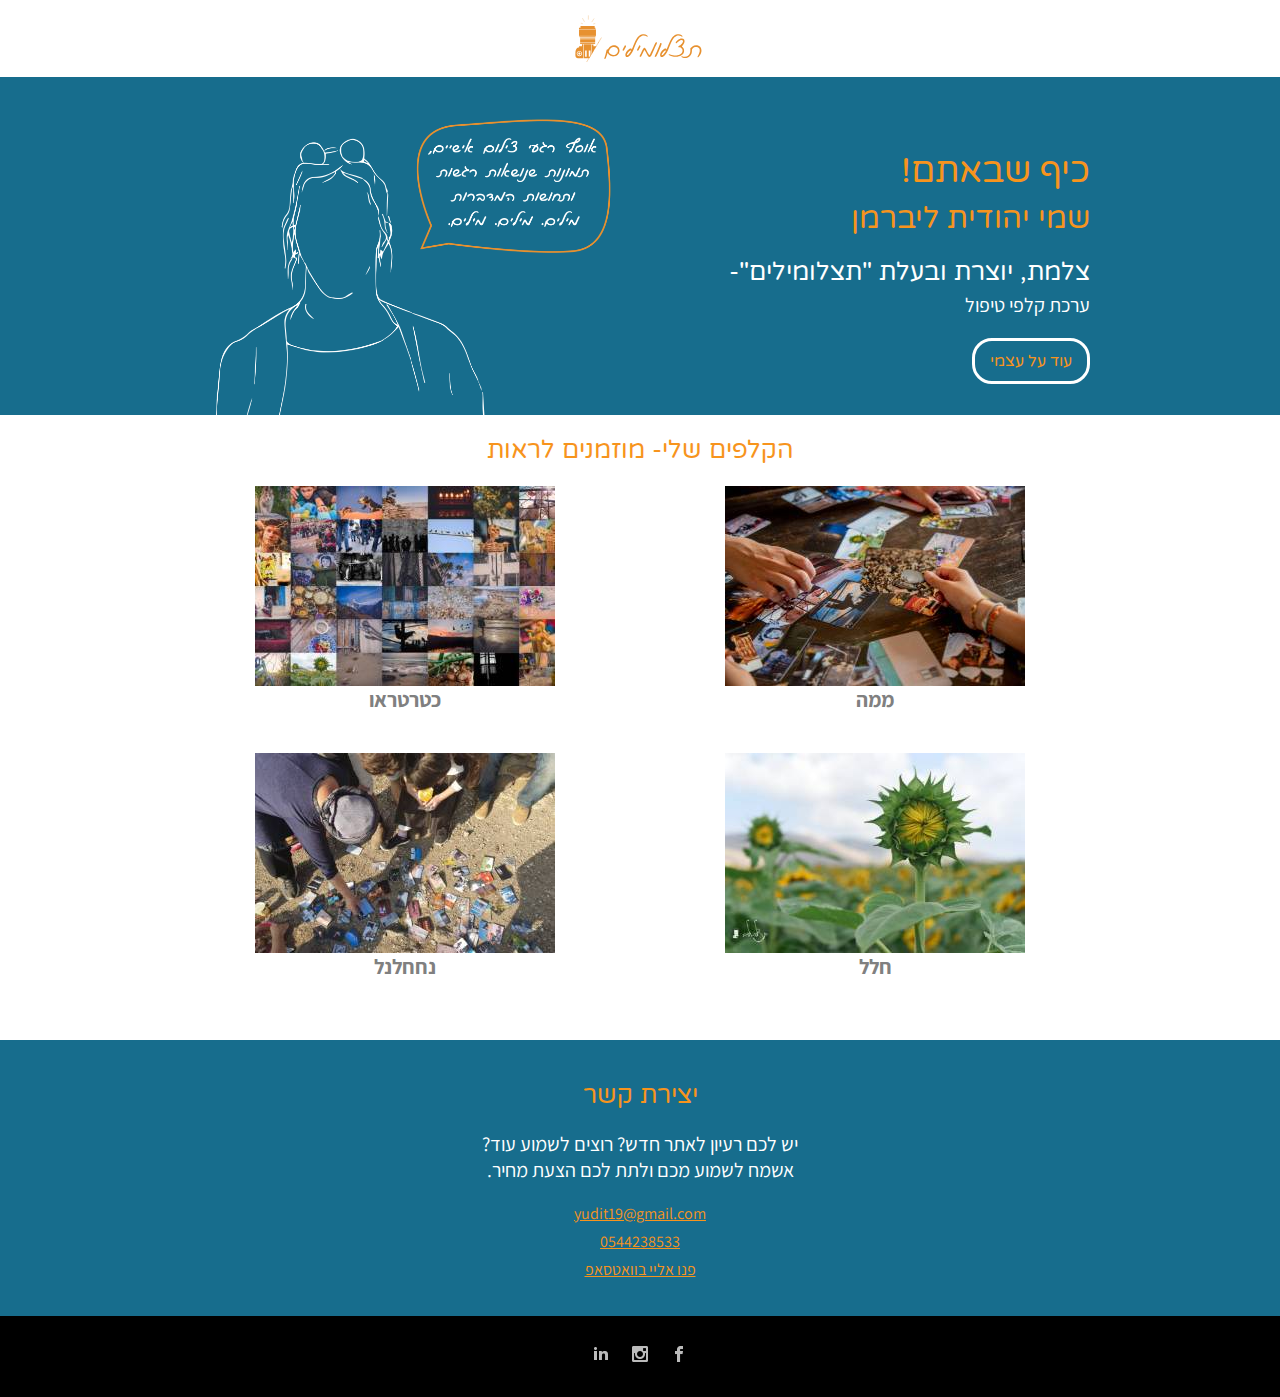
<file: index.html>
<!DOCTYPE html>
<html lang="he" dir="rtl">

<head>
    <meta charset="UTF-8">
    <title>פרוייקט מסכם סמסטר א- לביא</title>
    <link rel="stylesheet" href="style.css">
    <link rel="preconnect" href="https://fonts.gstatic.com">
    <link rel="preconnect" href="https://fonts.gstatic.com">
    <link href="https://fonts.googleapis.com/css2?family=Assistant:wght@300;500;700&family=Varela+Round&display=swap" rel="stylesheet">
</head>

<body>
    <img src="img/logo.svg" alt="תצלומילים- יהודית ליברמן" class="logo">
    <div class="about">
        <div class="container">
            <div>
                <h1>כיף שבאתם!</h1>
                <h2> שמי יהודית ליברמן</h2>
                <h3>צלמת, יוצרת ובעלת "תצלומילים"-</h3>
                <p>ערכת קלפי טיפול</p>
                <a href="" class="button">עוד על עצמי</a>
            </div>
            <div>
                <img src="img/yehudit%20text.png" alt="יהודית ליברמן">
            </div>
        </div>
    </div>
    <div class="container">
        <h2>הקלפים שלי- מוזמנים לראות</h2>
        <ul class="gallery">
            <li><img src="img/01.jpg" alt="">ממה</li>
            <li><img src="img/02.jpg" alt="">כטרטראו</li>
            <li><img src="img/03.jpg" alt="חלל">חלל</li>
            <li><img src="img/04.jpg" alt="נחחלנל">נחחלנל</li>
        </ul>

    </div>
    <div class="contact">
        <div class="container">
            <h2>יצירת קשר</h2>
            <p>יש לכם רעיון לאתר חדש? רוצים לשמוע עוד?<br>
                אשמח לשמוע מכם ולתת לכם הצעת מחיר.
            </p>
            <ul>
                <li><a href="mailto:yudit19@gmail.com">yudit19@gmail.com</a></li>
                <li><a href="tel:972544238533">0544238533</a></li>
                <li><a href="https://wa.me/972542187268">פנו אליי בוואטסאפ</a>
                </li>
            </ul>

        </div>

    </div>
    <div class="footer">
        <a target="_blank" href="https://www.facebook.com/laviperchik"><img src="img/%D7%A4%D7%99%D7%99%D7%A1%D7%91%D7%95%D7%A7%20%D7%9C%D7%95%D7%92%D7%95.png" alt=""></a>
        <a target="_blank" href="https://www.instagram.com/laviperchik/"><img src="img/logo%20instagram.png" alt=""></a>
        <a target="_blank" href="https://il.linkedin.com/in/laviperchik"><img src="img/logo%20in.png" alt=""></a>
    </div>

</body></html>
</file>
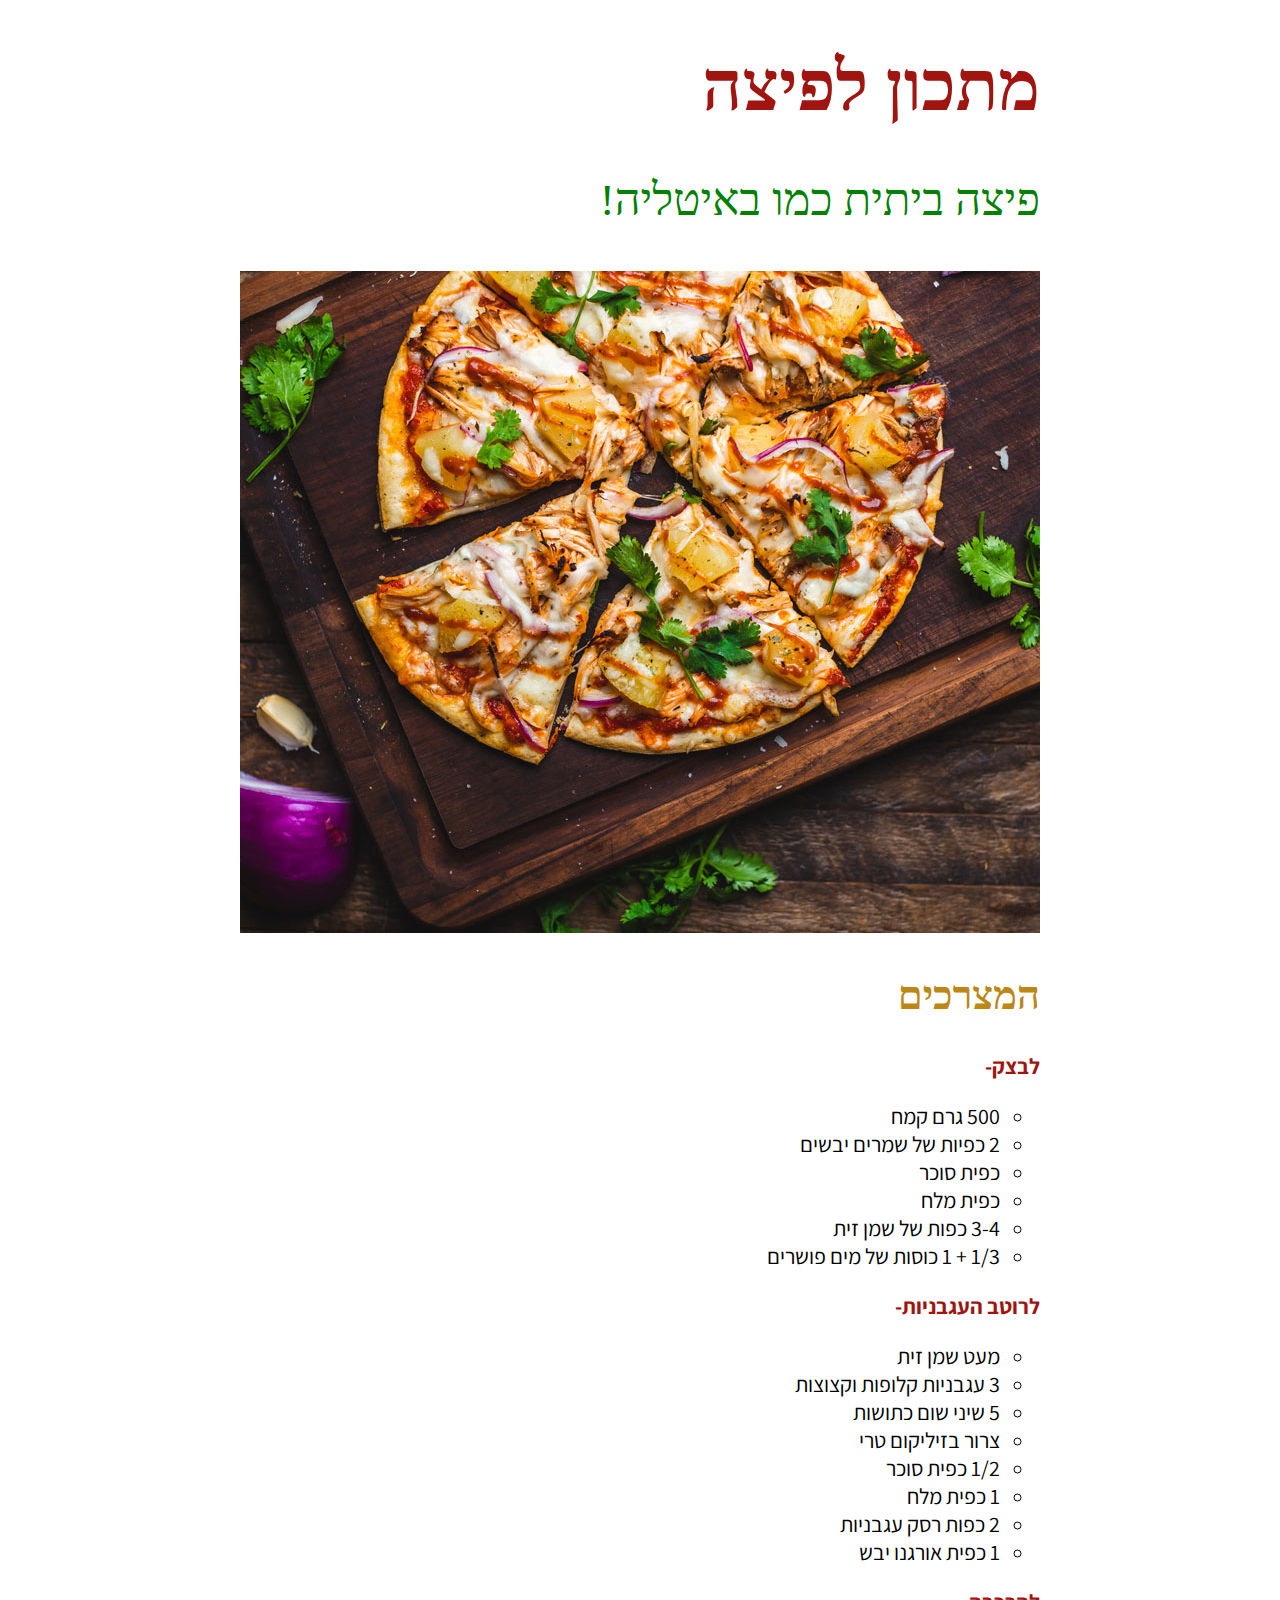
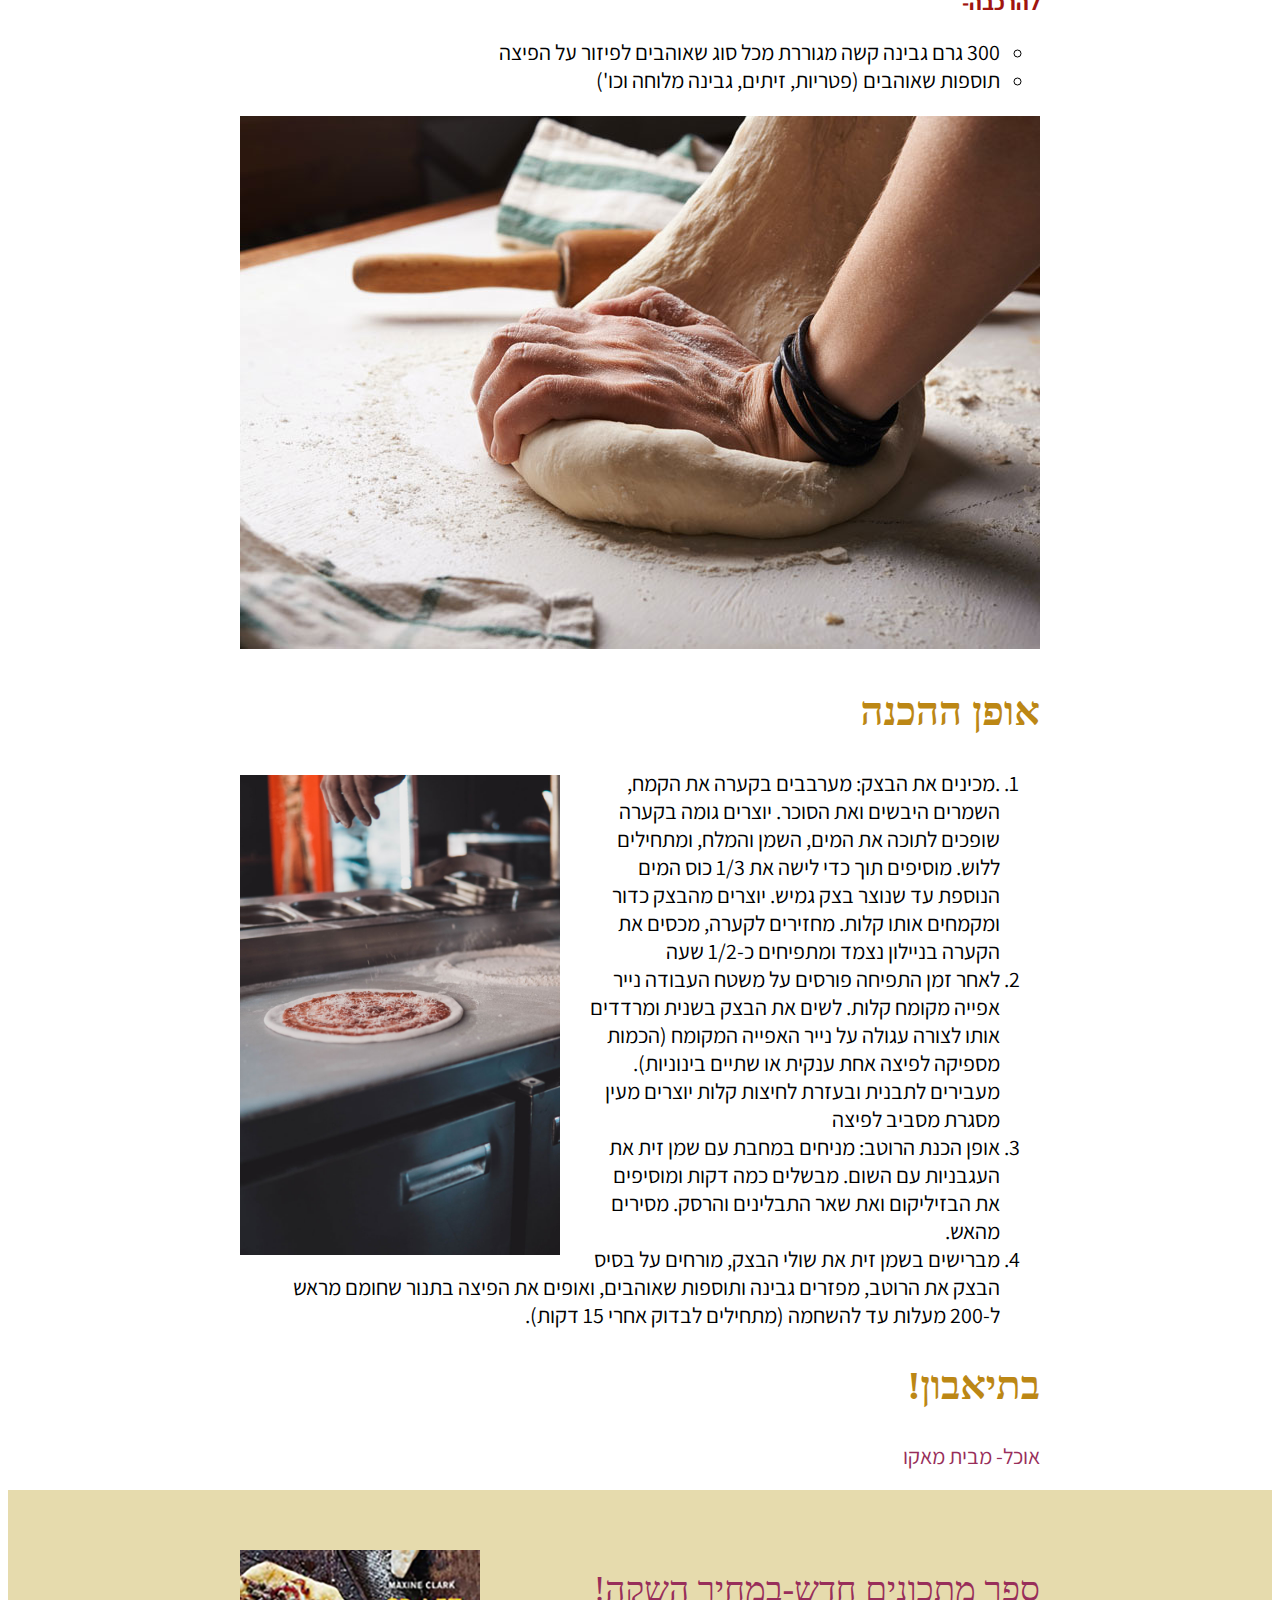
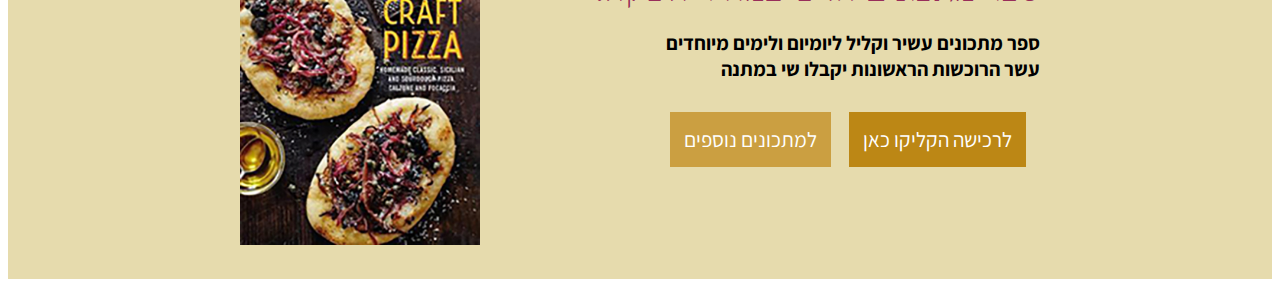
<file: 1.html>
<!DOCTYPE html>
<html lang="he" dir="rtl">
<head>
    <meta charset="UTF-8">
    <title>מתכון לפיצה</title>
    <link rel="stylesheet" href="try.css">
    <link href="https://fonts.googleapis.com/css2?family=Assistant:wght@400;700&family=Tinos:wght@700&display=swap" rel="stylesheet">
</head>

<body>
    <div class="container">
        <h1> מתכון לפיצה</h1>
        <h3>פיצה ביתית כמו באיטליה!</h3>
        <img src="img/pizza.jpg" alt="">
        <h2>המצרכים</h2>
        <p>לבצק-</p>
        <ul>
            <li>500 גרם קמח</li>
            <li>2 כפיות של שמרים יבשים</li>
            <li>כפית סוכר</li>
            <li>כפית מלח</li>
            <li>3-4 כפות של שמן זית</li>
            <li>1/3 + 1 כוסות של מים פושרים</li>
        </ul>
        <p>לרוטב העגבניות-</p>
        <ul>
            <li>מעט שמן זית</li>
            <li>3 עגבניות קלופות וקצוצות</li>
            <li>5 שיני שום כתושות</li>
            <li>צרור בזיליקום טרי</li>
            <li>1/2 כפית סוכר</li>
            <li>1 כפית מלח</li>
            <li>2 כפות רסק עגבניות</li>
            <li>1 כפית אורגנו יבש</li>
        </ul>
        <p>להרכבה-</p>
        <ul>
            <li>300 גרם גבינה קשה מגוררת מכל סוג שאוהבים לפיזור על הפיצה</li>
            <li>תוספות שאוהבים (פטריות, זיתים, גבינה מלוחה וכו')</li>
        </ul>
        <img src="img/dough2.jpg" alt="">
        <img src="img/Pizza-dough.jpg" alt=""class="alignleft">
        <h2>אופן ההכנה</h2>
        <ol>
            <li>.מכינים את הבצק: מערבבים בקערה את הקמח, השמרים היבשים ואת הסוכר. יוצרים גומה בקערה שופכים לתוכה את המים, השמן והמלח, ומתחילים ללוש.
                מוסיפים תוך כדי לישה את 1/3 כוס המים הנוספת עד שנוצר בצק גמיש. יוצרים מהבצק כדור ומקמחים אותו קלות. מחזירים לקערה, מכסים את הקערה בניילון נצמד ומתפיחים כ-1/2 שעה</li>
            <li>לאחר זמן התפיחה פורסים על משטח העבודה נייר אפייה מקומח קלות. לשים את הבצק בשנית ומרדדים אותו לצורה עגולה על נייר האפייה המקומח (הכמות מספיקה לפיצה אחת ענקית או שתיים בינוניות). מעבירים לתבנית ובעזרת לחיצות קלות יוצרים מעין מסגרת מסביב לפיצה</li>
            <li>אופן הכנת הרוטב: מניחים במחבת עם שמן זית את העגבניות עם השום. מבשלים כמה דקות ומוסיפים את הבזיליקום ואת שאר התבלינים והרסק. מסירים מהאש.</li>
            <li>מברישים בשמן זית את שולי הבצק, מורחים על בסיס הבצק את הרוטב, מפזרים גבינה ותוספות שאוהבים, ואופים את הפיצה בתנור שחומם מראש ל-200 מעלות עד להשחמה (מתחילים לבדוק אחרי 15 דקות).</li>
        </ol>
        <h2>בתיאבון!</h2>
    <a href="https://www.mako.co.il/food-recipes/recipes_column-bread/Recipe-df29cf2e4721731006.htm"class="button2"target="_blank">אוכל- מבית מאקו</a>
       
    </div>
     <div class="cta">
       <div class="container"> 
       <img src="img/pizza%20book.jpg" alt=""class="alignleft">
        <h3>ספר מתכונים חדש-במחיר השקה!</h3> 
        <p>ספר מתכונים עשיר וקליל ליומיום ולימים מיוחדים<br>עשר הרוכשות הראשונות יקבלו שי במתנה<br></p>
        <a 
         href="https://ahavaktana.co.il/collections/%D7%A1%D7%A4%D7%A8-%D7%9E%D7%AA%D7%9B%D7%95%D7%A0%D7%99%D7%9D/products/%D7%A1%D7%A4%D7%A8-%D7%9E%D7%AA%D7%9B%D7%95%D7%A0%D7%99%D7%9D-%D7%92%D7%9D-%D7%99%D7%A4%D7%94-%D7%92%D7%9D-%D7%90%D7%95%D7%A4%D7%94"class="button">לרכישה הקליקו כאן</a>
          <a 
         href="https://ahavaktana.co.il/collections/%D7%A1%D7%A4%D7%A8-%D7%9E%D7%AA%D7%9B%D7%95%D7%A0%D7%99%D7%9D/products/%D7%A1%D7%A4%D7%A8-%D7%9E%D7%AA%D7%9B%D7%95%D7%A0%D7%99%D7%9D-%D7%92%D7%9D-%D7%99%D7%A4%D7%94-%D7%92%D7%9D-%D7%90%D7%95%D7%A4%D7%94"class="button button-black">למתכונים נוספים</a>
       </div>
        
         
        </div>
</body></html>
</file>
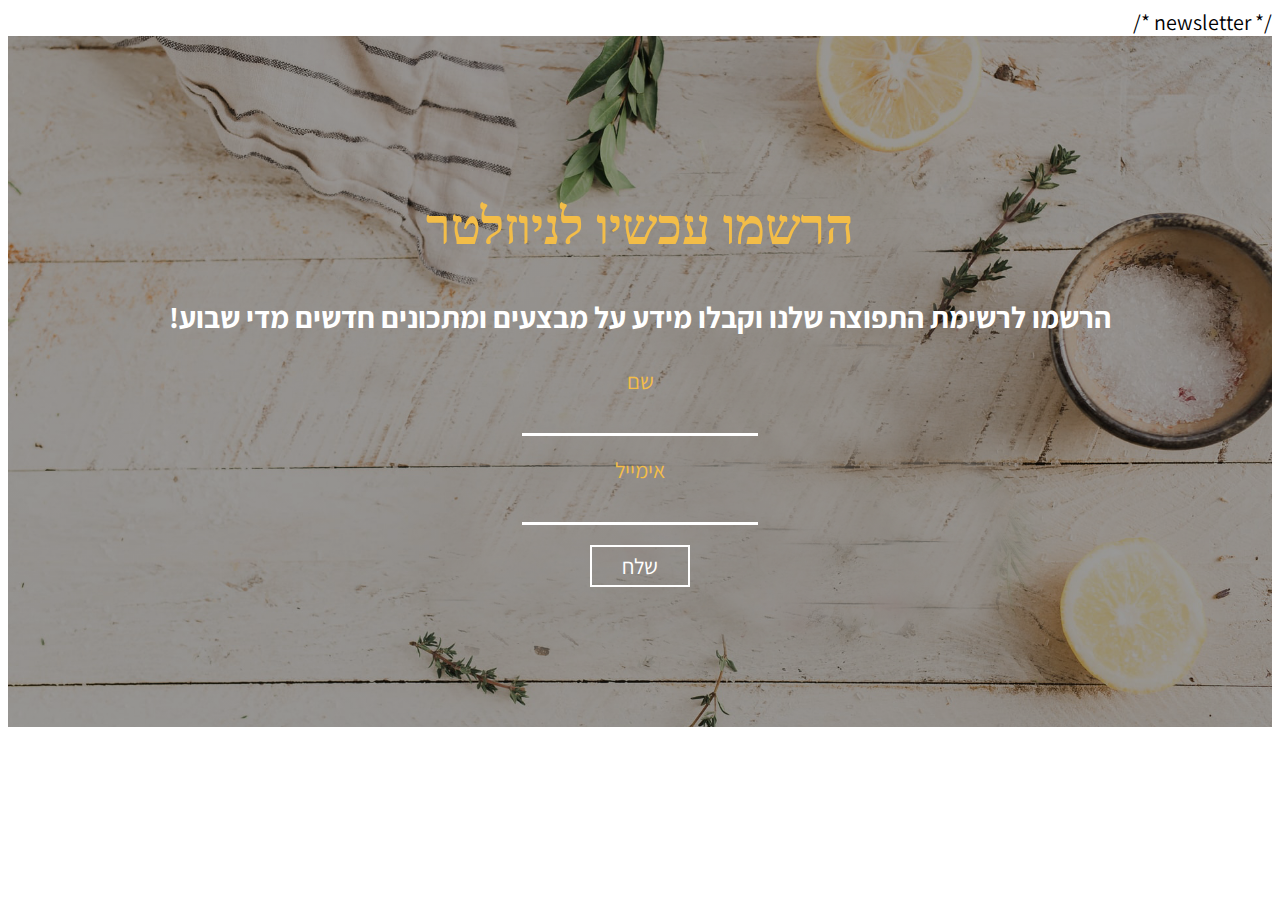
<file: 2.html>
<!DOCTYPE html>
<html lang="he" dir="rtl">
<head>
    <meta charset="UTF-8">
    /* newsletter */
    <title>ניוזלטר</title>
    <link rel="stylesheet" href="try.css">
    <link href="https://fonts.googleapis.com/css2?family=Assistant:wght@400;700&family=Tinos:wght@700&display=swap" rel="stylesheet">
</head>

<body>
<div class="news">
    <h2>הרשמו עכשיו לניוזלטר</h2>
    <p>הרשמו לרשימת התפוצה שלנו וקבלו מידע על מבצעים ומתכונים חדשים מדי שבוע!</p>
 <form action="">
      <label>
       <span>שם</span>
        <input type="text">
      </label>
      <label>
       <span>אימייל</span>
        <input type="email" dir="ltr">
      </label>
      <input type="submit" value="שלח" class="button">
    </form>

  </div>


</body></html>
</file>
<file: style.css>
body{
    font-family: 'Assistant', sans-serif;
      margin: 0px;

}
h1,h2,h3,h4, .button{
   font-family: 'Varela Round', sans-serif;
    font-weight: 400;
}
h1{
    color: #f7941d;
  font-size: 35px;
  line-height: 1.1;
    margin-bottom: 10px;
}

h2{
    color: #f7941d;
    font-size:25px;
    margin-top: 0px;
    text-align: center;
}
h3{
    color: #fff;
    font-size: 25px;
    margin-top: 0px;
    margin-bottom: 5px;
}

p{
    color: #fff;
    font-size: 20px;
    margin-top: 0px;
}
.about{
    background-color: #176d8d;
    margin: auto
  
}
.container {
  max-width: 900px;
  margin: auto;
    padding-top: 20px;
}
img {
  max-width: 100%;
  width: auto;
  height: auto;
}

.about .container {
  display: grid;
  grid-template-columns: 1fr 1fr;
  align-items: center;
  grid-gap: 0px;
}

.button{
    color:#f7941d;
    text-decoration: none;
    border: 3px solid #fff;
    padding: 10px 15px;
    display: inline-block;
    transition: 0.3s;
    border-radius: 20px;

}
.button:hover{
  background: #fff;
    color: #000;
}
.about img {
  display: block;
}
.logo {
  max-width: 150px;
  display: block;
  margin: 10px auto;
  border-radius: 20px;
}
.gallery {
  list-style: none;
  padding: 0;
  display: grid;
  grid-template-columns: 1fr 1fr;
  grid-gap: 40px;
  font-size: 21px;
  text-align: center;
  font-weight: bold;
  color: gray;
}
.gallery img {
  display: block;
    margin: auto;
}
.about h2{
 text-align: right;
    font-size: 30px;
    color: #f7941d;
    margin-bottom: 20px;
}
.contact{
    background:#176d8d;
  text-align: center;
    margin-top: 60px;
    padding: 20px 0px;
}
.contact a:hover {
  opacity: 0.7;
}
a {
  color:#f7941d;
}
.contact ul {
  list-style: none;
  padding: 0;
}
.contact li {
  margin-bottom: 7px;
}
.footer {
  background: #000;
  text-align: center;
  padding: 30px 0;
}
.footer a {
  margin: 0 10px;
}
</file>
<file: try.css>
body {
    font-family: 'Assistant', sans-serif;
    line-height: normal;
    font-size: 22px;
}

h1 {
    color: #a01510;
    font-family: 'Tinos', serif;
    font-size: 70px;
}

h2 {
    color: #bc8715;
    font-family: 'Tinos', serif;
    font-size: 50px;
}

h3 {
    color: green;
    font-family: arial;
    font-family: 'Tinos', serif;
    font-weight: 500;
    font-size: 45px;
}

ol {
    font-weight: 400;
    color: black;
    list-style-type: decimal;
}

ul {
    color: black;
    list-style-type: circle;
}

img {
    max-width: 100%;
    width: auto;
    height: auto;
}
.alignleft{
    max-width: 40%;
    float: left;
    margin-right: 30px;
    margin-bottom: 14px;
    margin-top:120px;
}


h2 {
    font-size: 40px;
}

p {
    color: #a01510;
    font-weight: 700;

}

h4 {
    font-family: 'Tinos', serif;
    font-weight: 500;
    font-size: 35px;

}

.container {
    max-width: 800px;
    margin: auto;

}

.cta {
    background:#e6dbad;
    font-size: 21px;
    padding: 20px;
    margin-top: 20px;
    overflow: hidden;

}
.cta h3{
    color: #982e5a;
    margin-bottom: 0px;
    margin-top:60px;
    font-size: 35px;

}
.cta p{
    color: black;
  margin-bottom: 30px;
    font-size:20px;


}
.cta .alignleft{
    max-width:30%;
    margin-top:-20px;
    margin-right: 0px;
}

.button {
      background: #bc8715;
  color: #fff;
    text-align: right;
  text-decoration: none;
  padding: 14px;
  display: inline-block;
    margin-right: 14px;
    

}
   

.button2 { 
    text-decoration: none;
    display: inline-block;
color: #982e5a;
}



.button-black {
    background: #cb9f41;
}

.news {
  padding: 120px;
  background:linear-gradient(rgba(0,0,0,0.4), rgba(0,0,0,0.4)), 
url(img/kitchen1.jpg);
  background-position: center;
    background-size: cover;
    text-align: center;
}
.news h2{
  font-size: 50px;
    color: #f3bd48;
}
.news p{
    font-size: 30px;
    color:#fff;
}
 input{
    font: inherit;
    color: #fff;
background: none;
     border: 0;
    border-bottom:3px solid;
     padding: 5px;
}
.news input{
      background: transparent;

}
input:focus{
    outline: 0;
   background: rgba(0,0,0,0.5);
    
}
.news .button{
    padding: 5px 30px;
    background: none;
    display: block;
    margin: 20px auto;
     border: 2px solid #fff;
}

.news .button:hover {
  background: #fff;
  color: #000;
}

.news input[type="email"]{
  
}
label{
    display: block;
    margin-bottom: 20px;
}
label span {
  display: block;
    color: #f3bd48;
    margin-top: 20px;
}
</file>
